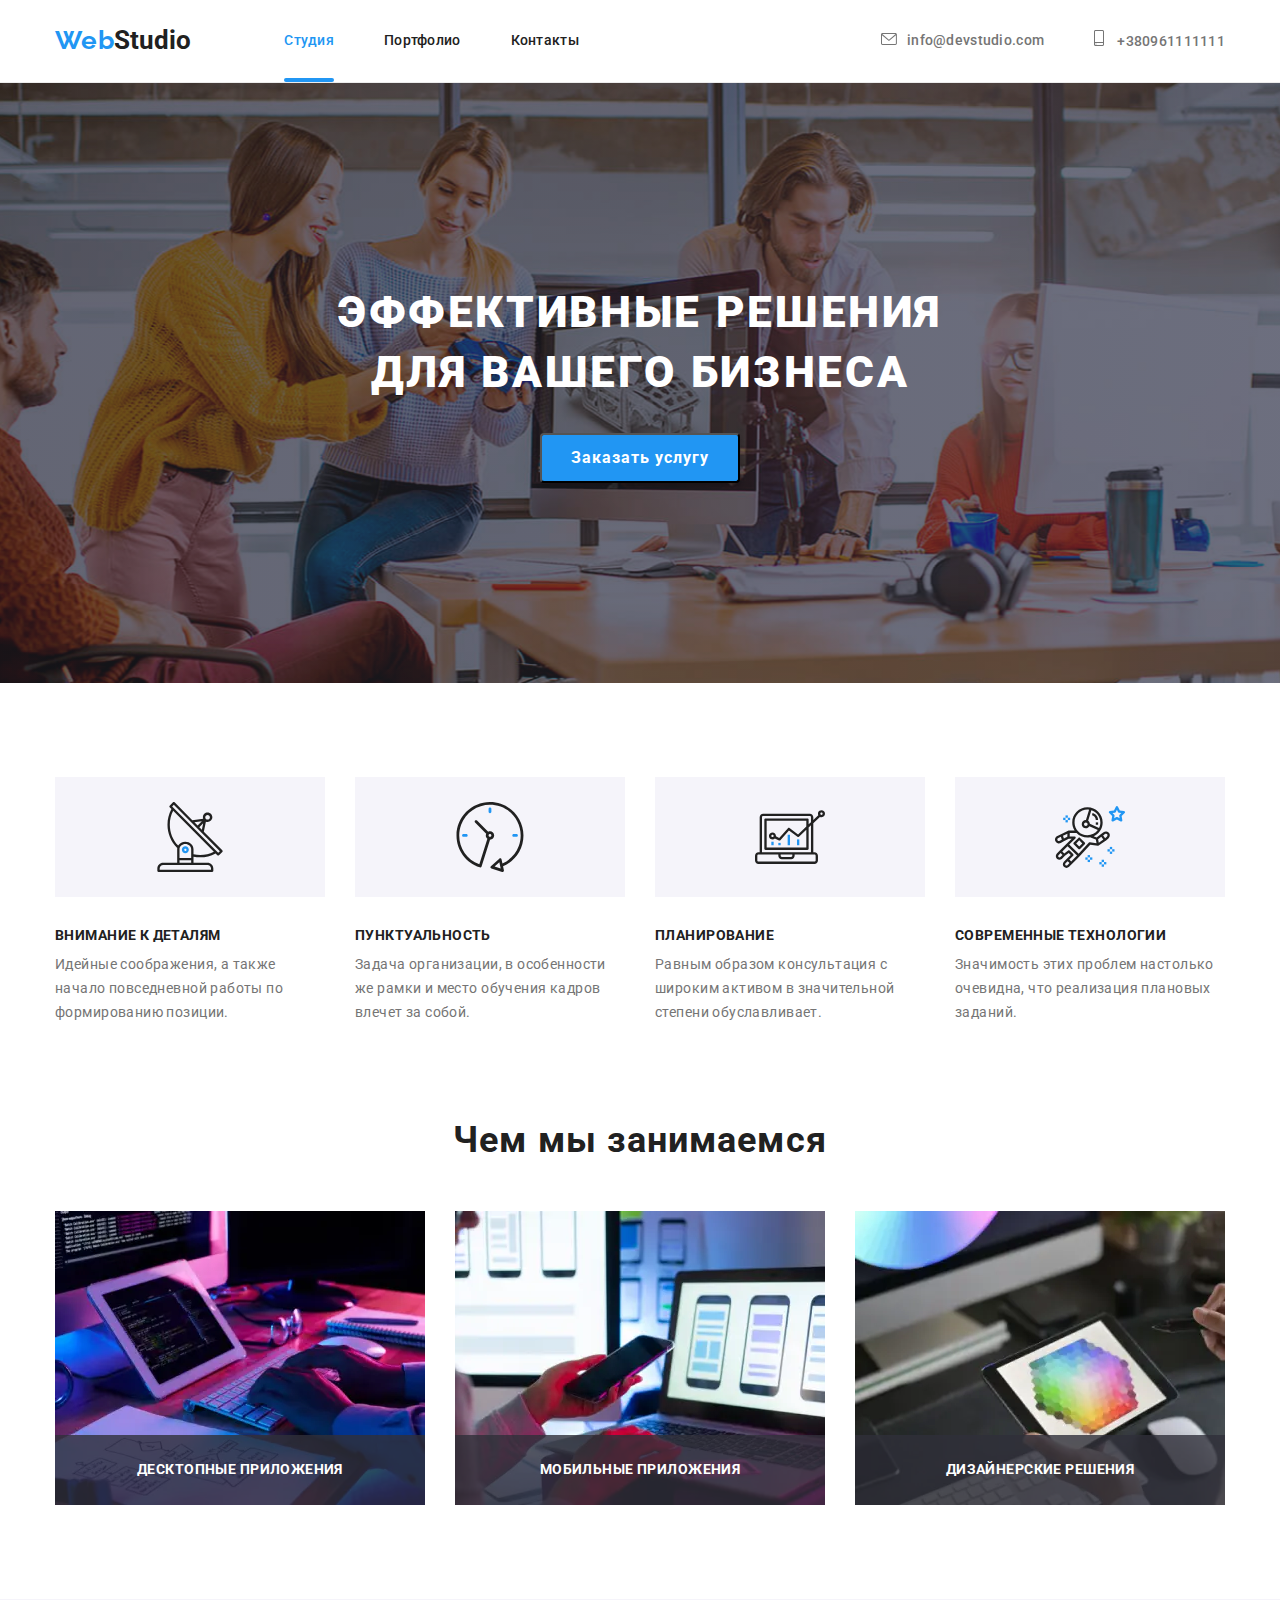
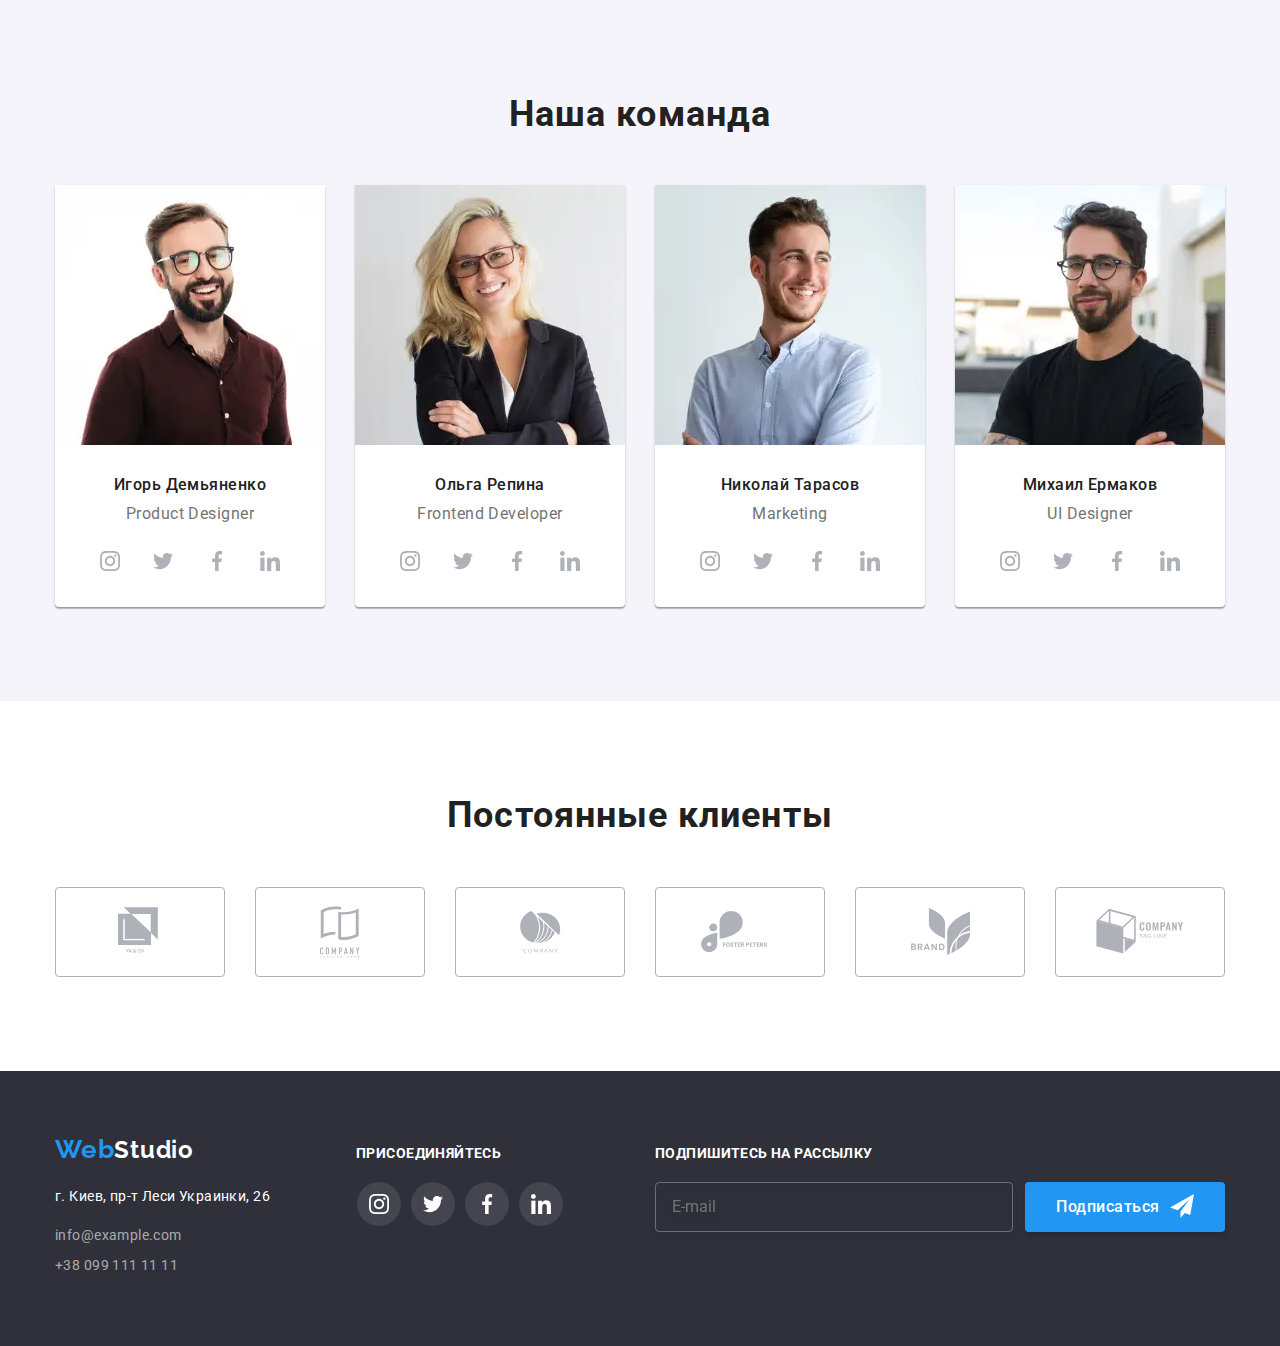
<file: index.html>
<!DOCTYPE html>
<html lang="ru">
<head>
    <meta charset="UTF-8">
    <meta name="viewport" content="width=device-width, initial-scale=1.0">
    <title>Студия</title>
    <link rel="stylesheet" type="text/css" href="css/normalize.css" />
    <link href="https://fonts.googleapis.com/css2?family=Raleway:wght@700&family=Roboto:wght@400;500;700;900&display=swap" rel="stylesheet">
    <link rel="stylesheet" href="https://cdnjs.cloudflare.com/ajax/libs/modern-normalize/1.0.0/modern-normalize.min.css">
    <link rel="stylesheet" type="text/css" href="css/main.min.css" />
</head>
<body>
    <!-- Шапка  -->
     <header class="header">
        <!-- <! навигация в шапке сайта -> -->
        <div class="container">
        <nav class="nav">
           
                <a class="logo" href=""><span class="web">Web</span>Studio</a>
                
                <ul class="site-nav">
                    <li class="item"><a class="link site-nav-studio active" href="https://aleksdu.github.io/goit-markup-hw-08/">Студия</a></li>
                    <li class="item"><a class="link site-nav-portfolio"
                            href="https://aleksdu.github.io/goit-markup-hw-08/portfolio">Портфолио</a></li>
                    <li class="item"><a class="link site-nav-contacts" href="">Контакты</a></li>
                </ul>
        </nav>
                <button type="button" class="burger-btn" data-menu-button="">
                    <svg class="burger-icon" height="40" width="40">
                        <use href="./images/sprite.svg#burger-icon"></use>
                    </svg>
                </button>
                
                <ul class="auth-nav">
                    
                    <li class="item">
                        <a class="link auth-nav-contacts-link" href="mailto:info@devstudio.com">
                            <svg class="icon-envelope-hover">
                                <use href="./images/sprite.svg#icon-envelope-hover">
                                </use></svg>info@devstudio.com</a></li>
                    <li class="item"><a class="link auth-nav-tel"
                         href="tel:+380961111111">
                        <svg class="icon-smartphone">
                            <use href="./images/sprite.svg#icon-smartphone">
                            </use>
                        </svg>
                         +380961111111</a>
                    </li>
                </ul>
            </div>
            <div class="mobile-menu" data-menu>
                <button type="button" class="mobile-close-btn" data-menu-close>
                    <svg class="mobile-close" height="40" width="40">
                        <use href="./images/sprite.svg#mobile-close"></use>
                    </svg>
                </button>
            
                <ul class="mobile-menu-nav">
                    <li class="mobile-menu-nav-item">
                        <a class="mobile-menu-link link" href="./index.html"> <span class="studio">Студия</span> </a>
                    </li>
                    <li class="mobile-menu-nav-item">
                        <a class="mobile-menu-link link" href="./portfolio.html">Портфолио</a>
                    </li>
                    <li class="mobile-menu-nav-item">
                        <a class="mobile-menu-link link" href="./">Контакты</a>
                    </li>
                </ul>
                <ul class="mobile-menu-contacts">
                    <li class="mobile-menu-contacts-tel">
                        <a class="mobile-menu-nav-tel" href="tel:+380961111111">+38 096 111 11 11</a>
                    </li>
                    <li class="mobile-menu-contacts-mail">
                        <a class="mobile-menu-nav-mail link" href="mailto:info@devstudio.com">info@devstudio.com</a>
                    </li>
                </ul>
                <ul class="mobile-menu-link">
                    <li class="mobile-menu-link-item">
                        <a href="#" class="mobile-menu-social-item">Instagram</a>
                    </li>
                    <li class="mobile-menu-link-item">
                        <a href="#" class="mobile-menu-social-item">Twitter</a>
                    </li>
                    <li class="mobile-menu-link-item">
                        <a href="#" class="mobile-menu-social-item">Facebook</a>
                    </li>
                    <li class="mobile-menu-link-item">
                        <a href="#" class="mobile-menu-social-item">LinkedIn</a>
                    </li>
                </ul>
            </div>
                
           
    </header> 
    <!-- Кнопка на заднем фоне -->
    <main>
        <section class="title section-padding">
            <div class="container">
                <h1 class="title-buton-title">Эффективные решения<br />
                    для вашего бизнеса</h1>
                <button class="title-buton-buton" type="button" data-modal-open>Заказать услугу</button>
        </div>
         </section>  
    <!-- Секция особенности -->
     <section class="features-items section-padding">
        <div class="container">
            <ul class="features">
                <li class="item">
                    <div class="features-wrapper">
                        <svg class="features__icon">
                            <use href="./images/sprite.svg#antenna">
                            </use>
                        </svg>
                    </div>
                    <h3 class="features-title">Внимание к деталям</h3>
                    <p class="features-text">Идейные соображения, а также 
                        начало повседневной работы по 
                        формированию позиции.</p>
                </li>
                <li class="item">
                    <div class="features-wrapper">
                        <svg class="features__icon">
                            <use href="./images/sprite.svg#clock">
                            </use>
                        </svg>
                    </div>
                    <h3 class="features-title">Пунктуальность</h3>
                    <p class="features-text">Задача организации, в особенности 
                        же рамки и место обучения кадров 
                        влечет за собой.</p>
                </li>
                <li class="item">
                    <div class="features-wrapper">
                        <svg class="features__icon">
                            <use href="./images/sprite.svg#diagram">
                            </use>
                        </svg>
                    </div>
                    <h3 class="features-title">Планирование</h3>
                    <p class="features-text">Равным образом консультация с
                        широким активом в значительной
                        степени обуславливает.</p>
                </li>
                <li class="item">
                    <div class="features-wrapper">
                        <svg class="features__icon">
                            <use href="./images/sprite.svg#astronaut">
                            </use>
                        </svg>
                    </div>
                    <h3 class="features-title">Современные технологии</h3>
                    <p class="features-text">Значимость этих проблем настолько
                        очевидна, что реализация плановых
                        заданий.</p>
                </li>
            </ul>
        </div>
    </section> 
    <!-- секция чем мы занимаемся -->
    
        
     <section class="images"> 
        <div class="container">
            <h2 class="title-2">Чем мы занимаемся</h2>
            <ul class="images-item">
                <li class="item">
                    <div class="images-image">
                        <picture>
                            <source srcset="./images/whatwwedo/1decktop.webp 1x, ./images/whatwwedo/1decktop@2x.webp 2x"
                                media="(min-width: 1200px)" type="image/webp">
                            <source srcset="./images/whatwwedo/1decktop.jpg 1x, ./images/whatwwedo/1decktop@2x.jpg 2x"
                                media="(min-width: 1200px)">
                            <img src="./images/whatwwedo/1decktop.jpg" alt="пишет код">
                        </picture>
                        <p class="images-overlay">Десктопные приложения</p>
                    </div>
                </li>
                <li class="item">
                    <div class="images-image">
                        <picture>
                            <source srcset="./images/whatwwedo/2decktop.webp 1x, ./images/whatwwedo/2decktop@2x.webp 2x"
                                media="(min-width: 1200px)" type="image/webp">
                            <source srcset="./images/whatwwedo/2decktop.jpg 1x, ./images/whatwwedo/2decktop@2x.jpg 2x"
                                media="(min-width: 1200px)">
                            <img src="./images/whatwwedo/2decktop.jpg" alt="пишет мобильный девайс">
                        </picture>
                        <p class="images-overlay">Мобильные приложения</p>
                    </div>
                </li>
                <li class="item">
                    <div class="images-image">
                        <picture>
                            <source srcset="./images/whatwwedo/3decktop.webp 1x, ./images/whatwwedo/3decktop@2x.webp 2x"
                                media="(min-width: 1200px)" type="image/webp">
                            <source srcset="./images/whatwwedo/3decktop.jpg 1x, ./images/whatwwedo/3decktop@2x.jpg 2x"
                                media="(min-width: 1200px)">
                            <img src="./images/whatwwedo/3decktop.jpg" alt="Дизайнерские решения">
                        </picture>
                        <p class="images-overlay">Дизайнерские решения</p>
                    </div>
                </li>
            </ul>
        </div>
    </section> 
    <!-- секция наша команда -->
    <section class="our-team section-padding">
        <div class="container">
            <h2 class="title-3">Наша команда</h2>
            <ul class="title-3-members">
                <li class="item">
                    <picture> 
                        <source 
                        srcset="./images/demyanenko/demyanenko-desktop.webp 1x, ./images/demyanenko/demyanenko-desktop@2x.webp 2x"
                            media="(min-width: 1200px)" type="image/webp">
                        <source
                        srcset="./images/demyanenko/demyanenko-desktop.jpg 1x, ./images/demyanenko/demyanenko-decktop@2x.jpg 2x" 
                        media="(min-width: 1200px)">
                        <source
                         srcset="./images/demyanenko/demyanenko-tablet.webp 1x, ./images/demyanenko/demyanenko-tablet@2x.webp 2x" 
                         media="(min-width: 768px)" type="image/webp">
                        <source
                         srcset="./images/demyanenko/demyanenko-tablet.jpg 1x, ./images/demyanenko/demyanenko-tablet@2x.jpg 2x" 
                        media="(min-width: 768px)" >
                        <img src="./images/demyanenko/demyanenko-mobile.jpg" alt="Игорь Демьяненко" >
                    </picture>
                    <h3 class="names">Игорь Демьяненко</h3>
                    <p class="work" lang="en">Product Designer</p>
                    <ul class="social-list">
                        <li class="social-list-item">
                            <a href="" class="social-list-link">
                                <svg class="social-list-icon">
                                    <use href="./images/sprite.svg#instagram"></use>
                                </svg>
                            </a>
                        </li>
                        <li class="social-list-item">
                            <a href="" class="social-list-link">
                                <svg class="social-list-icon">
                                    <use href="./images/sprite.svg#twitter"></use>
                                </svg>
                            </a>
                        </li>
                        <li class="social-list-item">
                            <a href="" class="social-list-link">
                                <svg class="social-list-icon">
                                    <use href="./images/sprite.svg#facebook"></use>
                                </svg>
                            </a>
                        </li>
                        <li class="social-list-item">
                            <a href="" class="social-list-link">
                                <svg class="social-list-icon">
                                    <use href="./images/sprite.svg#linkedin"></use>
                                </svg>
                            </a>
                        </li>
                    </ul>
                </li>
                <li class="item">
                    <picture>
                        <source srcset="./images/repina/repana-desktop.webp 1x, ./images/repina/repana-desktop@2x.webp 2x"
                            media="(min-width: 1200px)" type="image/webp">
                        <source srcset="./images/repina/repana-desktop.jpg 1x, ./images/repina/repana-decktop@2x.jpg 2x"
                            media="(min-width: 1200px)">
                        <source srcset="./images/repina/repina-tablet.webp 1x, ./images/repina/repina-tablet@2x.webp 2x"
                            media="(min-width: 768px)" type="image/webp">
                        <source srcset="./images/repina/repina-tablet.jpg 1x, ./images/repina/repina-tablet@2x.jpg 2x" 
                        media="(min-width: 768px)">
                        <img src="./images/repina/repina-mobile.jpg" alt="Ольга Репина">
                    </picture>
                    <h3 class="names">Ольга Репина</h3>
                    <p class="work" lang="en">Frontend Developer</p>
                    <ul class="social-list">
                        <li class="social-list-item">
                            <a href="" class="social-list-link">
                                <svg class="social-list-icon">
                                    <use href="./images/sprite.svg#instagram"></use>
                                </svg>
                            </a>
                        </li>
                        <li class="social-list-item">
                            <a href="" class="social-list-link">
                                <svg class="social-list-icon">
                                    <use href="./images/sprite.svg#twitter"></use>
                                </svg>
                            </a>
                        </li>
                        <li class="social-list-item">
                            <a href="" class="social-list-link">
                                <svg class="social-list-icon">
                                    <use href="./images/sprite.svg#facebook"></use>
                                </svg>
                            </a>
                        </li>
                        <li class="social-list-item">
                            <a href="" class="social-list-link">
                                <svg class="social-list-icon">
                                    <use href="./images/sprite.svg#linkedin"></use>
                                </svg>
                            </a>
                        </li>
                    </ul>
                </li>
                <li class="item">
                    <picture>
                        <source srcset="./images/tarasov/tarasov-desktop.webp 1x, ./images/tarasov/tarasov-desktop@2x.webp 2x"
                            media="(min-width: 1200px)" type="image/webp">
                        <source srcset="./images/tarasov/tarasov-desktop.jpg 1x, ./images/tarasov/tarasov-decktop@2x.jpg 2x"
                            media="(min-width: 1200px)">
                        <source srcset="./images/tarasov/tarasov-tablet.webp 1x, ./images/tarasov/tarasov-tablet@2x.webp 2x"
                         media="(min-width: 768px)" type="image/webp">
                        <source srcset="./images/tarasov/tarasov-tablet.jpg 1x, ./images/tarasov/tarasov-tablet@2x.jpg 2x"
                        media="(min-width: 768px)">
                        <img src="./images/tarasov/tarasov-mobile.jpg" alt="Николай Тарасов">
                    </picture>
                    <h3 class="names">Николай Тарасов</h3>
                    <p class="work" lang="en">Marketing</p>
                    <ul class="social-list">
                        <li class="social-list-item">
                            <a href="" class="social-list-link">
                                <svg class="social-list-icon">
                                    <use href="./images/sprite.svg#instagram"></use>
                                </svg>
                            </a>
                        </li>
                        <li class="social-list-item">
                            <a href="" class="social-list-link">
                                <svg class="social-list-icon">
                                    <use href="./images/sprite.svg#twitter"></use>
                                </svg>
                            </a>
                        </li>
                        <li class="social-list-item">
                            <a href="" class="social-list-link">
                                <svg class="social-list-icon">
                                    <use href="./images/sprite.svg#facebook"></use>
                                </svg>
                            </a>
                        </li>
                        <li class="social-list-item">
                            <a href="" class="social-list-link">
                                <svg class="social-list-icon">
                                    <use href="./images/sprite.svg#linkedin"></use>
                                </svg>
                            </a>
                        </li>
                    </ul>
                </li>
                <li class="item">
                    <picture>
                        <source srcset="./images/ermakov/ermakov-desktop.webp 1x, ./images/ermakov/ermakov-desktop@2x.webp 2x"
                            media="(min-width: 1200px)" type="image/webp">
                        <source srcset="./images/ermakov/ermakov-desktop.jpg 1x, ./images/ermakov/ermakov-decktop@2x.jpg 2x"
                            media="(min-width: 1200px)">
                        <source srcset="./images/ermakov/ermakov-tablet.webp 1x, ./images/ermakov/ermakov-tablet@2x.webp 2x" 
                        media="(min-width: 768px)" type="image/webp">
                        <source srcset="./images/ermakov/ermakov-tablet.jpg 1x, ./images/ermakov/ermakov-tablet@2x.jpg 2x" 
                        media="(min-width: 768px)">
                        <img src="./images/ermakov/ermakov-mobile.jpg" alt="Михаил Ермаков">
                    </picture>
                    <h3 class="names">Михаил Ермаков</h3>
                    <p class="work" lang="en">UI Designer</p>
                    <ul class="social-list">
                        <li class="social-list-item">
                            <a href="" class="social-list-link">
                                <svg class="social-list-icon">
                                    <use href="./images/sprite.svg#instagram"></use>
                                </svg>
                            </a>
                        </li>
                        <li class="social-list-item">
                            <a href="" class="social-list-link">
                                <svg class="social-list-icon">
                                    <use href="./images/sprite.svg#twitter"></use>
                                </svg>
                            </a>
                        </li>
                        <li class="social-list-item">
                            <a href="" class="social-list-link">
                                <svg class="social-list-icon">
                                    <use href="./images/sprite.svg#facebook"></use>
                                </svg>
                            </a>
                        </li>
                        <li class="social-list-item">
                            <a href="" class="social-list-link">
                                <svg class="social-list-icon">
                                    <use href="./images/sprite.svg#linkedin"></use>
                                </svg>
                            </a>
                        </li>
                    </ul>
                </li>
            </ul>
        </div>
    </section> 

    <!-- stabbil cliens -->

      <section class="clients section-padding">
        <div class="container">
        <h2 class="title-clients">Постоянные клиенты</h2>
            <ul class="clients-list">
                <li class="clients-item">
                    <a href="" class="clients-link">
                        <svg class="clients-icon">
                            <use href="./images/sprite.svg#logo-1"></use>
                        </svg>
                    </a>
                </li>
                <li class="clients-item">
                    <a href="" class="clients-link">
                        <svg class="clients-icon logo-2">
                            <use href="./images/sprite.svg#logo-2"></use>
                        </svg>
                    </a>
                </li>
                <li class="clients-item">
                    <a href="" class="clients-link">
                        <svg class="clients-icon logo-3">
                            <use href="./images/sprite.svg#logo-3"></use>
                        </svg>
                    </a>
                </li>
                <li class="clients-item">
                    <a href="" class="clients-link">
                        <svg class="clients-icon logo-4">
                            <use href="./images/sprite.svg#logo-4"></use>
                        </svg>
                    </a>
                </li>
                <li class="clients-item">
                    <a href="" class="clients-link">
                        <svg class="clients-icon logo-5">
                            <use href="./images/sprite.svg#logo-5"></use>
                        </svg>
                    </a>
                </li>
                <li class="clients-item">
                    <a href="" class="clients-link">
                        <svg class="clients-icon logo-6">
                            <use href="./images/sprite.svg#logo-6"></use>
                        </svg>
                    </a>
                </li>
            </ul>
            </div>
    </section>  
    </main>

    <!-- подвал страницы -->
    
    <footer class="footer">
        <div class="container">
            <div class="footer-wrap">
                <div class="separator">
                    <div class="log">
                        <a class="logo" href=""><span class="web">Web</span>Studio</a>
                        <address>
                            <div class="footer-address">г. Киев, пр-т Леси Украинки, 26</div>
                            <a class="footer-mail" href="mailto:info@example.com">info@example.com</a><br />
                            <a class="footer-tel" href="tel:+380991111111">+38 099 111 11 11</a>
                        </address>
                    </div>
                
                
                
                    <!-- social links -->
                    <div class="social-links">
                        <h3 class="call">присоединяйтесь</h3>
                        <ul class="social-list social-list-footer">
                            <li class="social-list-item">
                                <a href="" class="social-list-link">
                                    <svg class="social-list-icon">
                                        <use href="./images/sprite.svg#instagram"></use>
                                    </svg>
                                </a>
                            </li>
                            <li class="social-list-item">
                                <a href="" class="social-list-link">
                                    <svg class="social-list-icon">
                                        <use href="./images/sprite.svg#twitter"></use>
                                    </svg>
                                </a>
                            </li>
                            <li class="social-list-item">
                                <a href="" class="social-list-link">
                                    <svg class="social-list-icon">
                                        <use href="./images/sprite.svg#facebook"></use>
                                    </svg>
                                </a>
                            </li>
                            <li class="social-list-item">
                                <a href="" class="social-list-link">
                                    <svg class="social-list-icon">
                                        <use href="./images/sprite.svg#linkedin"></use>
                                    </svg>
                                </a>
                            </li>
                        </ul>
                    </div>
                </div>
                <form class="footer-subscribe">
                    <h3 class="call">Подпишитесь на рассылку</h3>
                    <ul class="footer-subscribe-list">
                        <li class="subscribe-list-item">
                            <input type="email" name="email" placeholder="E-mail" class="subscribe-email" />
                        </li>
                        <li class="subscribe-list-item">
                            <button type="submit" class="subscribe-button button">
                                Подписаться</button>
                        </li>
                    </ul>
                </form>
            </div> 
        </div>
    </footer> 

<!-- Modal btn -->

 <div class="backdrop is-hidden" data-modal>
    <div class="modal">
        <button type="button" class="modal-close-btn" data-modal-close>
            <svg class="modal-close-icon">
            <use href="./images/sprite.svg#close"></use></svg></button>
            <form action="#" class="modal-form">
                <h2 class="modal-head">Оставьте свои данные, мы вам перезвоним</h2>

                <label class="modal-form-input-label">Имя
                <span class="modal-form-input-wrapper">
                    <input type="text" name="user-name" class="modal-form-input">
                    <svg class="modal-form-icon">
                        <use href="./images/sprite.svg#person-black"></use></svg>
                </span>
                </label>
                
                <label class="modal-form-input-label">Телефон
                <span class="modal-form-input-wrapper">
                    <input type="tel" name="user-phone" class="modal-form-input">
                    <svg class="modal-form-icon">
                    <use href="./images/sprite.svg#phone-black"></use>
                </svg></span>
                </label>
            
                <label class="modal-form-input-label">Почта
                <span class="modal-form-input-wrapper">
                    <input type="email" name="user-mail" class="modal-form-input">
                    <svg class="modal-form-icon">
                        <use href="./images/sprite.svg#email-black"></use>
                    </svg>
                    </span>
                    </label>

                
                <label class="modal-form-input-label">
                    Комментарий
                    <textarea name="user-message" class="modal-form-message"
                     placeholder="Введите текст"></textarea>
                </label>
                

                <input type="checkbox" name="user-policy" id="policy-check" 
                class="modal-form-check-policy visually-hidden">
                <label for="policy-check" class="modal-form-label-policy">
                    Соглашаюсь с рассылкой и принимаю <a class="policy-check-link" href="#">Условия договора</a> </label>

                <button type="submit" class="modal-form-btn">Отправить</button>
            </form>
            </div>
</div> 

        <script src="./js/modal.js"></script>
        <script src="./js/mobile-menu.js"></script>
    </body>
</html>
</file>
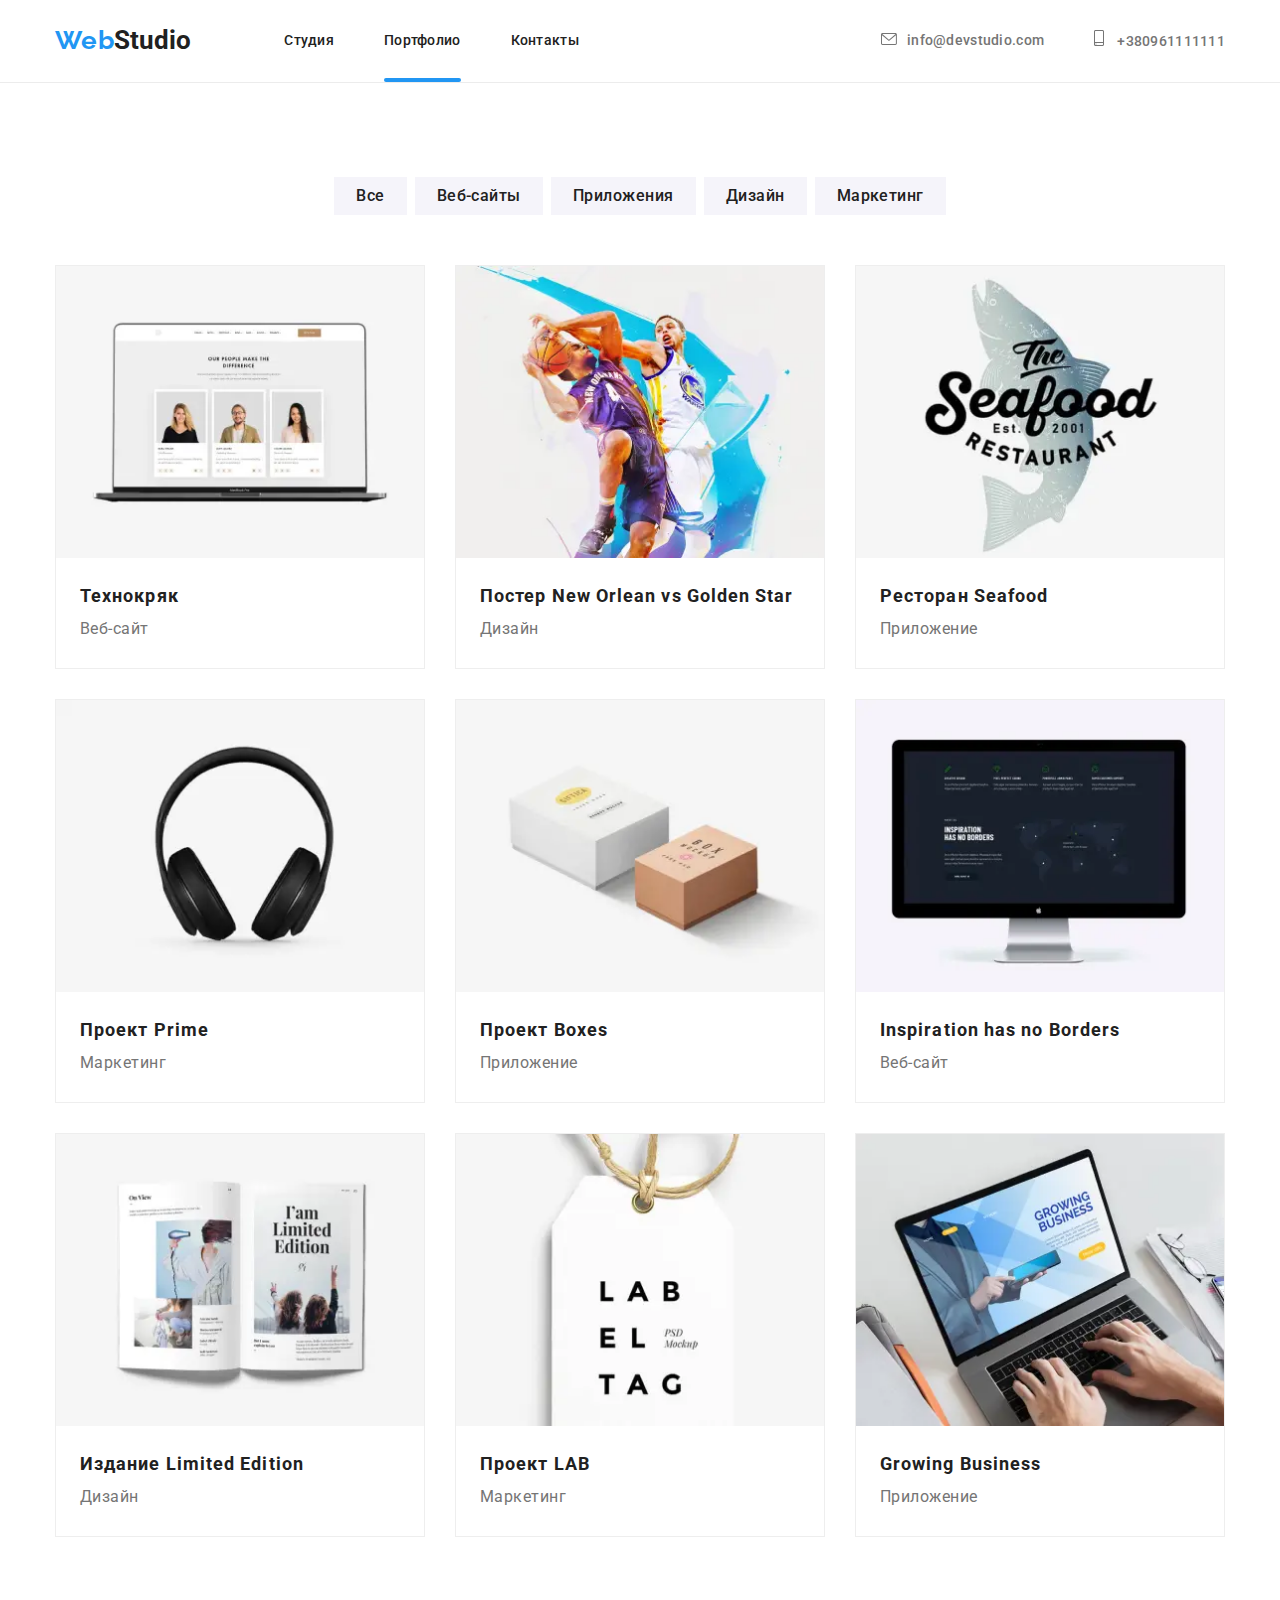
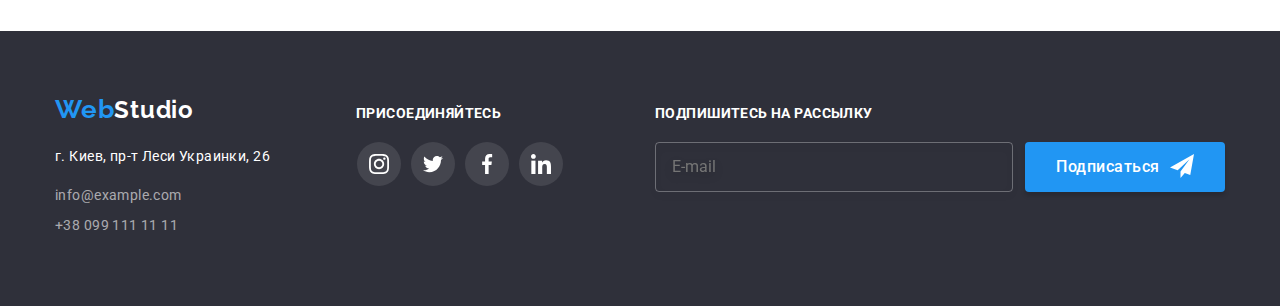
<file: portfolio.html>
<!DOCTYPE html>
<html lang="ru">
<head>
    <meta charset="UTF-8">
    <meta name="viewport" content="width=device-width, initial-scale=1.0">
    <title>Portfolio</title>
        <link rel="stylesheet" type="text/css" href="css/normalize.css" />
        <link href="https://fonts.googleapis.com/css2?family=Raleway:wght@700&family=Roboto:wght@400;500;700;900&display=swap"
        rel="stylesheet">
        <link rel="stylesheet" href="https://cdnjs.cloudflare.com/ajax/libs/modern-normalize/1.0.0/modern-normalize.min.css">
        <link rel="stylesheet" type="text/css" href="css/main.min.css" />
</head>
<body>
<!-- шапка -->
    <header class="header">
        <!-- <! навигация в шапке сайта -> -->
            <div class="container">
                <nav class="nav">
    
                    <a class="logo" href=""><span class="web">Web</span>Studio</a>
    
                    <ul class="site-nav">
                        <li class="item"><a class="link site-nav-studio"
                                href="https://aleksdu.github.io/goit-markup-hw-08/">Студия</a></li>
                        <li class="item"><a class="link site-nav-portfolio active"
                                href="https://aleksdu.github.io/goit-markup-hw-08/portfolio">Портфолио</a></li>
                        <li class="item"><a class="link site-nav-contacts" href="">Контакты</a></li>
                    </ul>
                </nav>
                <button type="button" class="burger-btn" data-menu-button="">
                    <svg class="burger-icon" height="40" width="40">
                        <use href="./images/sprite.svg#burger-icon"></use>
                    </svg>
                </button>
    
                <ul class="auth-nav">
    
                    <li class="item">
                        <a class="link auth-nav-contacts-link" href="mailto:info@devstudio.com">
                            <svg class="icon-envelope-hover">
                                <use href="./images/sprite.svg#icon-envelope-hover">
                                </use>
                            </svg>info@devstudio.com</a>
                    </li>
                    <li class="item"><a class="link auth-nav-tel" href="tel:+380961111111">
                            <svg class="icon-smartphone">
                                <use href="./images/sprite.svg#icon-smartphone">
                                </use>
                            </svg>
                            +380961111111</a>
                    </li>
                </ul>
            </div>
            <div class="mobile-menu" data-menu>
                <button type="button" class="mobile-close-btn" data-menu-close>
                    <svg class="mobile-close" height="40" width="40">
                        <use href="./images/sprite.svg#mobile-close"></use>
                    </svg>
                </button>
    
                <ul class="mobile-menu-nav">
                    <li class="mobile-menu-nav-item">
                        <a class="mobile-menu-link link" href="./index.html"> <span class="studio">Студия</span> </a>
                    </li>
                    <li class="mobile-menu-nav-item">
                        <a class="mobile-menu-link link" href="./portfolio.html">Портфолио</a>
                    </li>
                    <li class="mobile-menu-nav-item">
                        <a class="mobile-menu-link link" href="#">Контакты</a>
                    </li>
                </ul>
                <ul class="mobile-menu-contacts">
                    <li class="mobile-menu-contacts-tel">
                        <a class="mobile-menu-nav-tel" href="tel:+380961111111">+38 096 111 11 11</a>
                    </li>
                    <li class="mobile-menu-contacts-mail">
                        <a class="mobile-menu-nav-mail link" href="mailto:info@devstudio.com">info@devstudio.com</a>
                    </li>
                </ul>
                <ul class="mobile-menu-link">
                    <li class="mobile-menu-link-item">
                        <a href="#" class="mobile-menu-social-item">Instagram</a>
                    </li>
                    <li class="mobile-menu-link-item">
                        <a href="#" class="mobile-menu-social-item">Twitter</a>
                    </li>
                    <li class="mobile-menu-link-item">
                        <a href="#" class="mobile-menu-social-item">Facebook</a>
                    </li>
                    <li class="mobile-menu-link-item">
                        <a href="#" class="mobile-menu-social-item">LinkedIn</a>
                    </li>
                </ul>
            </div>  
    </header>
    <main>
        <!-- list-button -->
        <section class="section-buttons section-padding">   
           <div class="container">
            <ul class="list-button">
                <li class="item"><button class="button" type="button">Все</button></li>
                <li class="item"><button class="button" type="button">Веб-сайты</button></li>
                <li class="item"><button class="button" type="button">Приложения</button></li>
                <li class="item"><button class="button" type="button">Дизайн</button></li>
                <li class="item"><button class="button" type="button">Маркетинг</button></li>
            
            </ul>
            <!-- progects -->
            
            <ul class="progects">
                <li class="item">
                    <a href="#" class="transforms">
                        <div class="transform-item">
                            <picture>
                                <source srcset="./images/portfolio/desktop1.webp 1x, ./images/portfolio/desktop1@2x.webp 2x"
                                    media="(min-width: 1200px)" type="image/webp">
                                <source srcset="./images/portfolio/desktop1.jpg 1x, ./images/portfolio/desktop1@2x.jpg 2x"
                                    media="(min-width: 1200px)">
                                <source srcset="./images/portfolio/tablet1.webp 1x, ./images/portfolio/tablet1@2x.webp 2x"
                                    media="(min-width: 768px)" type="image/webp">
                                <source srcset="./images/portfolio/tablet1.jpg 1x, ./images/portfolio/tablet1@2x.jpg 2x"
                                    media="(min-width: 768px)">
                                <img src="./images/portfolio/mobile1.jpg" alt="3 фото людей">
                            </picture>
            
                            <p class="overlay">Технокряк это современная площадка распространения коронавируса. Компании используют
                                эту платформу для цифрового
                                шпионажа и атак на защищённые сервера конкурентов.</p>
                        </div>
                        <div class="progects-title-text">
                            <h2 class="progects-title">Технокряк</h2>
                            <p class="progects-text">Веб-сайт</p>
                        </div>
                    </a>
                </li>
                <li class="item ">
                    <a href="#" class="transforms">
                        <div class="transform-item">
                            <picture>
                                <source srcset="./images/portfolio/desktop2.webp 1x, ./images/portfolio/desktop2@2x.webp 2x"
                                    media="(min-width: 1200px)" type="image/webp">
                                <source srcset="./images/portfolio/desktop2.jpg 1x, ./images/portfolio/desktop2@2x.jpg 2x"
                                    media="(min-width: 1200px)">
                                <source srcset="./images/portfolio/tablet2.webp 1x, ./images/portfolio/tablet2@2x.webp 2x"
                                    media="(min-width: 768px)" type="image/webp">
                                <source srcset="./images/portfolio/tablet2.jpg 1x, ./images/portfolio/tablet2@2x.jpg 2x"
                                    media="(min-width: 768px)">
                                <img src="./images/portfolio/mobile2.jpg" alt="2 баскетболисты с мячом">
                            </picture>
                            <p class="overlay">Технокряк это современная площадка распространения коронавируса. Компании используют
                                эту платформу для цифрового
                                шпионажа и атак на защищённые сервера конкурентов.</p>
                        </div>
                        <div class="progects-title-text">
                            <h2 class="progects-title">Постер New Orlean vs Golden Star</h2>
                            <p class="progects-text">Дизайн</p>
                        </div>
                    </a>
                </li>
                <li class="item ">
                    <a href="#" class="transforms">
                        <div class="transform-item">
                            <picture>
                                <source srcset="./images/portfolio/desktop3.webp 1x, ./images/portfolio/desktop3@2x.webp 2x"
                                    media="(min-width: 1200px)" type="image/webp">
                                <source srcset="./images/portfolio/desktop3.jpg 1x, ./images/portfolio/desktop3@2x.jpg 2x"
                                    media="(min-width: 1200px)">
                                <source srcset="./images/portfolio/tablet3.webp 1x, ./images/portfolio/tablet3@2x.webp 2x"
                                    media="(min-width: 768px)" type="image/webp">
                                <source srcset="./images/portfolio/tablet3.jpg 1x, ./images/portfolio/tablet3@2x.jpg 2x"
                                    media="(min-width: 768px)">
                                <img src="./images/portfolio/mobile3.jpg" alt="емблема ресторана">
                            </picture>
                            <p class="overlay">Технокряк это современная площадка распространения коронавируса. Компании используют
                                эту платформу для цифрового
                                шпионажа и атак на защищённые сервера конкурентов.</p>
                        </div>
                        <div class="progects-title-text">
                            <h2 class="progects-title">Ресторан Seafood</h2>
                            <p class="progects-text">Приложение</p>
                        </div>
                    </a>
                </li>
                <li class="item ">
                    <a href="#" class="transforms">
                        <div class="transform-item">
                            <picture>
                                <source srcset="./images/portfolio/desktop4.webp 1x, ./images/portfolio/desktop4@2x.webp 2x"
                                    media="(min-width: 1200px)" type="image/webp">
                                <source srcset="./images/portfolio/desktop4.jpg 1x, ./images/portfolio/desktop4@2x.jpg 2x"
                                    media="(min-width: 1200px)">
                                <source srcset="./images/portfolio/tablet4.webp 1x, ./images/portfolio/tablet4@2x.webp 2x"
                                    media="(min-width: 768px)" type="image/webp">
                                <source srcset="./images/portfolio/tablet4.jpg 1x, ./images/portfolio/tablet4@2x.jpg 2x"
                                    media="(min-width: 768px)">
                                <img src="./images/portfolio/mobile4.jpg" alt="наушники">
                            </picture>
                            <p class="overlay">Технокряк это современная площадка распространения коронавируса. Компании используют
                                эту платформу для цифрового
                                шпионажа и атак на защищённые сервера конкурентов.</p>
                        </div>
                        <div class="progects-title-text">
                            <h2 class="progects-title">Проект Prime</h2>
                            <p class="progects-text">Маркетинг</p>
                        </div>
                    </a>
                </li>
                <li class="item "><a href="#" class="transforms">
                        <div class="transform-item">
                            <picture>
                                <source srcset="./images/portfolio/desktop5.webp 1x, ./images/portfolio/desktop5@2x.webp 2x"
                                    media="(min-width: 1200px)" type="image/webp">
                                <source srcset="./images/portfolio/desktop5.jpg 1x, ./images/portfolio/desktop5@2x.jpg 2x"
                                    media="(min-width: 1200px)">
                                <source srcset="./images/portfolio/tablet5.webp 1x, ./images/portfolio/tablet5@2x.webp 2x"
                                    media="(min-width: 768px)" type="image/webp">
                                <source srcset="./images/portfolio/tablet5.jpg 1x, ./images/portfolio/tablet5@2x.jpg 2x"
                                    media="(min-width: 768px)">
                                <img src="./images/portfolio/mobile5.jpg" alt="наушники">
                            </picture>
                            <p class="overlay">Технокряк это современная площадка распространения коронавируса. Компании используют
                                эту платформу для цифрового
                                шпионажа и атак на защищённые сервера конкурентов.</p>
                        </div>
                        <div class="progects-title-text">
                            <h2 class="progects-title">Проект Boxes</h2>
                            <p class="progects-text">Приложение</p>
                        </div>
                    </a></li>
            
                <li class="item ">
                    <a href="#" class="transforms">
                        <div class="transform-item">
                            <picture>
                                <source srcset="./images/portfolio/desktop6.webp 1x, ./images/portfolio/desktop6@2x.webp 2x"
                                    media="(min-width: 1200px)" type="image/webp">
                                <source srcset="./images/portfolio/desktop6.jpg 1x, ./images/portfolio/desktop6@2x.jpg 2x"
                                    media="(min-width: 1200px)">
                                <source srcset="./images/portfolio/tablet6.webp 1x, ./images/portfolio/tablet6@2x.webp 2x"
                                    media="(min-width: 768px)" type="image/webp">
                                <source srcset="./images/portfolio/tablet6.jpg 1x, ./images/portfolio/tablet6@2x.jpg 2x"
                                    media="(min-width: 768px)">
                                <img src="./images/portfolio/mobile6.jpg" alt="монитор">
                            </picture>
                            <p class="overlay">Технокряк это современная площадка распространения коронавируса. Компании используют
                                эту платформу для цифрового
                                шпионажа и атак на защищённые сервера конкурентов.</p>
                        </div>
                        <div class="progects-title-text">
                            <h2 class="progects-title">Inspiration has no Borders</h2>
                            <p class="progects-text">Веб-сайт</p>
                        </div>
                    </a>
                </li>
                <li class="item ">
                    <a href="#" class="transforms">
                        <div class="transform-item">
                            <picture>
                                <source srcset="./images/portfolio/desktop7.webp 1x, ./images/portfolio/desktop7@2x.webp 2x"
                                    media="(min-width: 1200px)" type="image/webp">
                                <source srcset="./images/portfolio/desktop7.jpg 1x, ./images/portfolio/desktop7@2x.jpg 2x"
                                    media="(min-width: 1200px)">
                                <source srcset="./images/portfolio/tablet7.webp 1x, ./images/portfolio/tablet7@2x.webp 2x"
                                    media="(min-width: 768px)" type="image/webp">
                                <source srcset="./images/portfolio/tablet7.jpg 1x, ./images/portfolio/tablet7@2x.jpg 2x"
                                    media="(min-width: 768px)">
                                <img src="./images/portfolio/mobile7.jpg" alt="розкрытая книга">
                            </picture>
                            <p class="overlay">Технокряк это современная площадка распространения коронавируса. Компании используют
                                эту платформу для цифрового
                                шпионажа и атак на защищённые сервера конкурентов.</p>
                        </div>
                        <div class="progects-title-text">
                            <h2 class="progects-title">Издание Limited Edition</h2>
                            <p class="progects-text">Дизайн</p>
                        </div>
                    </a>
                </li>
                <li class="item ">
                    <a href="#" class="transforms">
                        <div class="transform-item">
                            <picture>
                                <source srcset="./images/portfolio/desktop8.webp 1x, ./images/portfolio/desktop8@2x.webp 2x"
                                    media="(min-width: 1200px)" type="image/webp">
                                <source srcset="./images/portfolio/desktop8.jpg 1x, ./images/portfolio/desktop8@2x.jpg 2x"
                                    media="(min-width: 1200px)">
                                <source srcset="./images/portfolio/tablet8.webp 1x, ./images/portfolio/tablet8@2x.webp 2x"
                                    media="(min-width: 768px)" type="image/webp">
                                <source srcset="./images/portfolio/tablet8.jpg 1x, ./images/portfolio/tablet8@2x.jpg 2x"
                                    media="(min-width: 768px)">
                                <img src="./images/portfolio/mobile8.jpg" alt="лейба на шнурочке">
                            </picture>
                            <p class="overlay">Технокряк это современная площадка распространения коронавируса. Компании используют
                                эту платформу для цифрового
                                шпионажа и атак на защищённые сервера конкурентов.</p>
                        </div>
                        <div class="progects-title-text">
                            <h2 class="progects-title">Проект LAB</h2>
                            <p class="progects-text">Маркетинг</p>
                        </div>
                    </a>
                </li>
                <li class="item ">
                    <a href="#" class="transforms">
                        <div class="transform-item">
                            <picture>
                                <source srcset="./images/portfolio/desktop9.webp 1x, ./images/portfolio/desktop9@2x.webp 2x"
                                    media="(min-width: 1200px)" type="image/webp">
                                <source srcset="./images/portfolio/desktop9.jpg 1x, ./images/portfolio/desktop9@2x.jpg 2x"
                                    media="(min-width: 1200px)">
                                <source srcset="./images/portfolio/tablet9.webp 1x, ./images/portfolio/tablet9@2x.webp 2x"
                                    media="(min-width: 768px)" type="image/webp">
                                <source srcset="./images/portfolio/tablet9.jpg 1x, ./images/portfolio/tablet9@2x.jpg 2x"
                                    media="(min-width: 768px)">
                                <img src="./images/portfolio/mobile9.jpg" alt="печатает на клавиатуре">
                            </picture>
                            <p class="overlay">Технокряк это современная площадка распространения коронавируса. Компании используют
                                эту платформу для цифрового
                                шпионажа и атак на защищённые сервера конкурентов.</p>
                        </div>
                        <div class="progects-title-text">
                            <h2 class="progects-title">Growing Business</h2>
                            <p class="progects-text">Приложение</p>
                        </div>
                    </a>
                </li>
            </ul>
           </div>
              
        </section>
    </main>
    <!-- подвал страницы -->
    <footer class="footer">
        <div class="container">
            <div class="footer-wrap">
                <div class="separator">
                    <div class="log">
                        <a class="logo" href=""><span class="web">Web</span>Studio</a>
                        <address>
                            <div class="footer-address">г. Киев, пр-т Леси Украинки, 26</div>
                            <a class="footer-mail" href="mailto:info@example.com">info@example.com</a><br />
                            <a class="footer-tel" href="tel:+380991111111">+38 099 111 11 11</a>
                        </address>
                    </div>
    
    
    
                    <!-- social links -->
                    <div class="social-links">
                        <h3 class="call">присоединяйтесь</h3>
                        <ul class="social-list social-list-footer">
                            <li class="social-list-item">
                                <a href="" class="social-list-link">
                                    <svg class="social-list-icon">
                                        <use href="./images/sprite.svg#instagram"></use>
                                    </svg>
                                </a>
                            </li>
                            <li class="social-list-item">
                                <a href="" class="social-list-link">
                                    <svg class="social-list-icon">
                                        <use href="./images/sprite.svg#twitter"></use>
                                    </svg>
                                </a>
                            </li>
                            <li class="social-list-item">
                                <a href="" class="social-list-link">
                                    <svg class="social-list-icon">
                                        <use href="./images/sprite.svg#facebook"></use>
                                    </svg>
                                </a>
                            </li>
                            <li class="social-list-item">
                                <a href="" class="social-list-link">
                                    <svg class="social-list-icon">
                                        <use href="./images/sprite.svg#linkedin"></use>
                                    </svg>
                                </a>
                            </li>
                        </ul>
                    </div>
                </div>
                <form class="footer-subscribe">
                    <h3 class="call">Подпишитесь на рассылку</h3>
                    <ul class="footer-subscribe-list">
                        <li class="subscribe-list-item">
                            <input type="email" name="email" placeholder="E-mail" class="subscribe-email" />
                        </li>
                        <li class="subscribe-list-item">
                            <button type="submit" class="subscribe-button button">
                                Подписаться</button>
                        </li>
                    </ul>
                </form>
            </div>
        </div>
    </footer>
    <script src="./js/mobile-menu.js"></script>
    </body>
    
    </html>
</file>
<file: css/main.min.css>
:root{--prymary-text-color: #757575;--font-family: Roboto}.visually-hidden{position:absolute !important;clip:rect(1px 1px 1px 1px);clip:rect(1px, 1px, 1px, 1px);padding:0 !important;border:0 !important;height:1px !important;width:1px !important;overflow:hidden}a{text-decoration:none}li{list-style-type:none}body{font-family:Roboto, sans-serif;min-width:480px}h1,h2,h3,h4,h5,h6,p{margin:0}address{font-style:normal}.list{list-style:none}ul{margin:0;padding:0}image{display:block}img{display:block;max-width:100%;height:auto}.section-padding{padding-top:60px;padding-bottom:60px}@media screen and (min-width: 768px){.section-padding{padding-top:60px;padding-bottom:60px}}@media screen and (min-width: 1200px){.section-padding{padding-top:94px;padding-bottom:94px}}.container{width:100%;padding:0 15px}@media screen and (min-width: 320px){.container{width:480px;margin:0 auto}.title .container{width:360px;padding:0 0}}@media screen and (min-width: 768px){.container{width:768px}.title .container{display:flex;flex-direction:column;justify-content:center}}@media screen and (min-width: 1200px){.container{width:1200px}.title .container{width:694px}}.backdrop{position:fixed;top:0;left:0;width:100%;height:100%;background-color:rgba(0,0,0,0.2);transition:250ms cubic-bezier(0.4, 0, 0.2, 1)}.modal{position:absolute;left:50%;top:50%;transform:translate(-50%, -50%);width:90%;overflow:scroll;background:#FFFFFF;box-shadow:0px 1px 3px rgba(0,0,0,0.12),0px 1px 1px rgba(0,0,0,0.14),0px 2px 1px rgba(0,0,0,0.2);border-radius:4px;padding:40px}.modal-close-btn{position:absolute;top:8px;right:8px;background:transparent;border:1px solid rgba(0,0,0,0.1);border-radius:50%;cursor:pointer}.modal-form{display:flex;flex-direction:column}.modal-head{font-weight:700;font-size:20px;line-height:1.15;text-align:center;letter-spacing:0.03em;color:#212121}.modal-close-icon{width:10px;height:10px;fill:#000000}.modal-close-btn:hover .modal-close-icon{fill:#2196F3}.is-hidden{opacity:0;visibility:hidden;pointer-events:none}.modal-form-input{display:block;padding-left:42px;width:100%;height:40px;border:1px solid rgba(33,33,33,0.2);border-radius:4px;font-family:Roboto;font-style:normal;font-weight:normal;font-size:14px;line-height:1.143;letter-spacing:0.01em;transition:250ms cubic-bezier(0.4, 0, 0.2, 1);margin-top:4px;cursor:pointer}.modal-form-input:focus{outline:none;border-color:#2196F3}.modal-form-input-label{color:#757575;margin-top:10px;font-size:12px;line-height:1.17;letter-spacing:0.01em}.modal-form-input-wrapper{display:block;position:relative}.modal-form-icon{position:absolute;top:50%;left:12px;transform:translateY(-50%);width:18px;height:18px;transition:250ms cubic-bezier(0.4, 0, 0.2, 1)}.modal-form-input:focus+.modal-form-icon{fill:#2196F3}.modal-form-message{display:block;padding:12px 16px;width:100%;height:120px;border:1px solid rgba(33,33,33,0.2);border-radius:4px;resize:none;font-family:Roboto;font-style:normal;font-weight:normal;font-size:14px;line-height:1.143;letter-spacing:0.01em;margin-top:4px;margin-bottom:20px;transition:border-color 250ms cubic-bezier(0.4, 0, 0.2, 1);cursor:pointer}.modal-form-message:focus{outline:none;border-color:#2196F3}.modal-form-message::placeholder{color:rgba(117,117,117,0.5)}.modal-form-check-policy:checked+.modal-form-label-policy::before{background-image:url(../images/Vector_.png);background-repeat:no-repeat;background-position:50% 50%;outline:2px solid #2196f3}.modal-form-label-policy{color:#757575;display:flex;flex-wrap:wrap;align-items:center;font-size:14px;line-height:1.71;letter-spacing:0.03em;cursor:pointer;margin-bottom:30px;cursor:pointer}.modal-form-label-policy::before{display:inline-block;content:"";width:16px;height:15px;outline:2px solid #212121;margin:7px}.modal-form-check-policy:focus+.modal-form-label-policy::before{background-color:#2196f3}.modal-form-btn{min-width:200px;height:50px;justify-content:center;margin-left:auto;margin-right:auto;background-color:#2196F3;font-weight:bold;font-size:16px;line-height:1.875;display:flex;align-items:center;text-align:center;letter-spacing:0.06em;color:#FFFFFF;box-shadow:0px 4px 4px rgba(0,0,0,0.15);border-radius:4px;cursor:pointer;transition:250ms cubic-bezier(0.4, 0, 0.2, 1)}.modal-form-btn:focus{background:#188CE8;box-shadow:0px 4px 4px rgba(0,0,0,0.15)}.policy-check-link{color:#2196F3;text-decoration:underline}@media screen and (min-width: 1200px){.modal{width:528px;height:581px}}.list-button{display:flex;flex-wrap:wrap;align-content:flex-start;justify-content:flex-start;margin-bottom:25px}.list-button .item+.item{margin-left:8px;margin-bottom:15px}.button{padding:6px 22px;font-family:Roboto, sans-serif;font-weight:500;font-size:16px;line-height:1.625;align-content:center;align-self:center;text-align:center;letter-spacing:0.03em;color:#212121;background:#F5F4FA;border-radius:4px solid #fff;border:none;transition:250ms cubic-bezier(0.4, 0, 0.2, 1)}.button:hover,.button:focus,.button:active{color:#FFFFFF;background:#2196F3;box-shadow:0px 3px 1px rgba(0,0,0,0.1),0px 1px 2px rgba(0,0,0,0.08),0px 2px 2px rgba(0,0,0,0.12);border-radius:4px;transition:250ms cubic-bezier(0.4, 0, 0.2, 1)}.item:hover .button,.item:focus .button{background:#2196F3;color:#ffffff;box-shadow:0px 3px 1px rgba(0,0,0,0.1),0px 1px 2px rgba(0,0,0,0.08),0px 2px 2px rgba(0,0,0,0.12);border-radius:4px}@media screen and (min-width: 480px){.list-button .item+.item{margin-left:8px}}.subscribe-list-item:last-child{display:flex;flex-direction:column;justify-items:center;margin-left:auto;margin-right:auto}.subscribe-email{margin-bottom:20px;width:450px;height:50px;padding:15px 16px;background-color:transparent;color:rgba(255,255,255,0.6);border:1px solid rgba(255,255,255,0.3);filter:drop-shadow(0px 4px 4px rgba(0,0,0,0.15));border-radius:4px}.subscribe-button{width:200px;height:50px;display:flex;justify-content:center;align-items:center;background:#2196F3;box-shadow:0px 4px 4px rgba(0,0,0,0.15);border-radius:4px;color:#FFFFFF}.subscribe-button::after{content:url(../images/icon-send.svg);margin-left:10px;padding-top:6px}@media screen and (min-width: 768px){.footer-subscribe-list{display:flex;flex-direction:column;justify-items:center;justify-content:center;margin-left:auto;margin-right:auto}}@media screen and (min-width: 768px){.footer-subscribe-list{display:flex;flex-direction:row}.subscribe-email{width:358px}.subscribe-list-item{margin-right:12px}}.header{padding-top:16px;padding-bottom:16px;border-bottom:1px solid #ECECEC}.header .container{display:flex;align-items:center;justify-content:space-between}.header .logo{display:flex;font-weight:bold;font-size:26px;line-height:1.192;color:#212121;transition:250ms cubic-bezier(0.4, 0, 0.2, 1)}.web{font-family:Raleway;font-weight:700;font-size:26px;line-height:1.192;letter-spacing:0.03em;color:#2196f3;transition:250ms cubic-bezier(0.4, 0, 0.2, 1)}.logo:hover,.logo:focus{color:#2196f3}.logo:active{color:teal}.site-nav,.auth-nav{display:none}svg{fill:currentColor;height:40;width:40}@media screen and (max-width: 767px){.mobile-menu.is-open{opacity:1;visibility:visible;pointer-events:auto;z-index:1}.mobile-menu{position:fixed;display:flex;flex-direction:column;justify-content:space-between;overflow:auto;z-index:1000;top:0;left:0;background-color:#ffffff;width:100%;height:100%;max-height:796px;left:50%;transform:translateX(-50%);padding:48px 40px;opacity:0;visibility:hidden;pointer-events:none;transition-property:opacity, visibility, pointer-events;transition-duration:250ms;transition-timing-function:cubic-bezier(0.4, 0, 0.2, 1)}.burger-btn,.mobile-close-btn{background-color:transparent;border:none;padding:0}.mobile-close-btn{position:absolute;top:10px;right:15px}svg{height:18.67px;width:18.67 px}.mobile-menu-nav{display:flex;flex-direction:column}.mobile-menu-nav-item:not(:last-child){margin-bottom:32px}.mobile-menu-link{display:flex;font-weight:500;width:219px;height:48px;font-size:40px;line-height:1.18;letter-spacing:0.02em;color:#212121;text-decoration:none}.mobile-menu-contacts{display:flex;flex-direction:column}.mobile-menu-contacts-tel{margin-bottom:32px}.mobile-menu-nav-tel{width:296px;font-size:34px;line-height:40px;height:40px;letter-spacing:0.02em;color:#2196F3}.mobile-menu-nav-mail{font-size:24px;line-height:1.17;letter-spacing:0.02em;color:#757575}.mobile-menu-link-item:not(:last-child){margin-right:20px}.mobile-menu-social-item{width:59px;height:22px;font-weight:500;line-height:1.22;letter-spacing:0.02em;color:#2196F3;font-size:18px;font-style:normal}.mobile-menu-link-item:not(:last-child)::after{content:"";color:rgba(33,33,33,0.2);margin-left:10px;border:1px solid rgba(33,33,33,0.2);font-size:21px}}@media screen and (min-width: 768px){.header{padding-top:26x;padding-bottom:26px;border-bottom:1px solid #ECECEC}.header .container{display:flex;align-items:center;justify-content:space-between;flex-direction:row}.nav{display:flex;align-items:center}.burger-btn,.mobile-menu{display:none}.auth-nav{display:flex;flex-direction:column}.auth-nav-contacts-link{margin-bottom:10px;transition:color 250ms cubic-bezier(0.4, 0, 0.2, 1)}.auth-nav .link{color:#757575;font-weight:500;font-size:14px;line-height:1.14;letter-spacing:0.02em;text-decoration:none}.site-nav{display:flex;align-items:center;margin-left:93px}.header .auth-nav-contacts-link{transition:250ms cubic-bezier(0.4, 0, 0.2, 1);margin-left:auto}.auth-nav{display:flex;margin-left:auto}.site-nav{display:flex}.site-nav .item+.item{margin-left:50px;display:block}.site-nav-studio{font-weight:500;font-size:14px;line-height:1.142;letter-spacing:0.02em;color:#212121;position:relative;transition:250ms cubic-bezier(0.4, 0, 0.2, 1)}.site-nav-studio:hover,.site-nav-studio:focus{color:#2196f3}.site-nav-studio.active{color:#2196f3}.active::after{content:"";top:46px;left:0;width:100%;height:4px;position:absolute;display:block;background:#2196F3;border-radius:2px;transition:250ms cubic-bezier(0.4, 0, 0.2, 1)}.site-nav-portfolio,.site-nav-contacts{font-weight:500;font-size:14px;line-height:1.142;letter-spacing:0.02em;color:#212121;transition:250ms cubic-bezier(0.4, 0, 0.2, 1);position:relative}.site-nav-portfolio:hover,.site-nav-portfolio:focus,.site-nav-portfolio:active,.site-nav-contacts:hover,.site-nav-contacts:focus,.site-nav-contacts:active{color:#2196f3}.icon-envelope-hover{align-items:center;max-width:16px;height:12px;margin-right:10px;fill:var(--prymary-text-color);transition:color 250ms cubic-bezier(0.4, 0, 0.2, 1) 250ms}.auth-nav-contacts-link:hover .icon-envelope-hover,.auth-nav-contacts-link:focus .icon-envelope-hover{fill:#2196F3;transition:color 250ms cubic-bezier(0.4, 0, 0.2, 1) 250ms}.auth-nav-contacts-link:hover,.auth-nav-contacts-link:focus,.auth-nav-contacts-link:active{color:#2196f3}.auth-nav-tel{text-align:left;margin-left:0;font-weight:500;font-size:14px;line-height:1.142;letter-spacing:0.02em;color:var(--prymary-text-color);transition:250ms cubic-bezier(0.4, 0, 0.2, 1)}.auth-nav-tel:hover,.auth-nav-tel:focus,.auth-nav-tel:active{color:#2196f3}.auth-nav-tel:hover .icon-smartphone,.auth-nav-tel:focus .icon-smartphone{fill:#2196F3}.icon-smartphone{align-items:center;width:10px;height:16px;margin-right:10px;fill:var(--prymary-text-color);transition:250ms cubic-bezier(0.4, 0, 0.2, 1)}}@media screen and (min-width: 1200px){.header{justify-content:baseline;padding-top:24px;padding-top:25px}.auth-nav{flex-direction:row;display:flex;margin-left:auto;align-items:center}.auth-nav .item+.item{margin-left:50px}}.title{margin:0 auto;align-items:center;text-align:center;background-image:linear-gradient(to right, rgba(47,48,58,0.4), rgba(70,71,85,0.4)),url(../images/header/header-mobile.png);background-color:#2F303A;background-repeat:no-repeat;background-size:cover;background-position:center;padding-top:118px;padding-bottom:118px}@media screen and (min-device-pixel-ratio: 2) and (min-width: 320px), screen and (min-resolution: 192dpi) and (min-width: 320px), screen and (min-resolution: 2dppx) and (min-width: 320px){.title{background-image:linear-gradient(to right, rgba(47,48,58,0.4), rgba(70,71,85,0.4)),url("../images/header/header-mobile@2x.png")}}@media screen and (min-width: 768px){.title{background-image:linear-gradient(to right, rgba(47,48,58,0.4), rgba(70,71,85,0.4)),url("../images/header/header-tablet.png")}}@media screen and (min-device-pixel-ratio: 2) and (min-width: 768px), screen and (min-resolution: 192dpi) and (min-width: 768px), screen and (min-resolution: 2dppx) and (min-width: 768px){.title{background-image:linear-gradient(to right, rgba(47,48,58,0.4), rgba(70,71,85,0.4)),url("../images/header/header-tablet@2x.png")}}@media screen and (min-width: 1200px){.title{background-image:linear-gradient(to right, rgba(47,48,58,0.4), rgba(70,71,85,0.4)),url("../images/header/header-desktop.png")}}@media screen and (min-device-pixel-ratio: 2) and (min-width: 1200px), screen and (min-resolution: 192dpi) and (min-width: 1200px), screen and (min-resolution: 2dppx) and (min-width: 1200px){.title{background-image:url("../images/header/header-desktop@2x.png")}}.title-buton-title{font-weight:900;font-size:26px;line-height:1.62;text-align:center;letter-spacing:0.06em;text-transform:uppercase;margin-bottom:30px;color:#FFFFFF;margin:0 auto 30px}@media screen and (min-width: 768px){.title{display:flex}}@media screen and (min-width: 1200px){.title{padding:200px 0}.title-buton-title{font-size:44px;line-height:1.363}}.title-buton-buton{width:200px;height:50px;justify-content:center;margin-left:auto;margin-right:auto;background-color:#2196F3;font-weight:bold;font-size:16px;line-height:1.875;display:flex;align-items:center;text-align:center;letter-spacing:0.06em;color:#FFFFFF;box-shadow:0px 4px 4px rgba(0,0,0,0.15);border-radius:4px;transition:250ms cubic-bezier(0.4, 0, 0.2, 1)}.title-buton-buton:hover,.title-buton-buton:focus{color:#2196f3;background-color:#fff}.title-buton-buton:active,.title-buton-title:active{color:#2196F3;background-color:#fff}.features-wrapper{width:450px;height:120px;display:flex;justify-content:center;align-items:center;background:#F5F4FA;margin-bottom:30px}.features__icon{width:70px;height:70px}.features .item{width:450px;align-items:center}.features .item:not(:last-child){margin-bottom:30px}.features-title{text-align:center;margin-bottom:10px;font-weight:700;font-size:14px;line-height:1.142;letter-spacing:0.03em;text-transform:uppercase;color:#212121}.features-text{font-weight:normal;font-size:14px;line-height:1.714;letter-spacing:0.03em;color:var(--prymary-text-color)}@media screen and (min-width: 768px){.features{display:flex;flex-wrap:wrap;justify-content:space-between;margin:-15px}.features .item{width:354px;margin:15px}.features .item:not(:last-child){margin-bottom:15px}.features-title{text-align:left}.features-wrapper{width:354px;height:120px}}@media screen and (min-width: 1200px){.our-team{display:flex}.features{width:1200px}.features .item:not(:last-child){margin-bottom:0 px}.features .item{width:270px}.features-wrapper{width:270px}}.our-team{background:#F5F4FA}.title-3{margin-left:auto;margin-right:auto;margin-bottom:30px;font-weight:bold;font-size:28px;line-height:1.179;text-align:center;letter-spacing:0.03em;color:#212121}.names{font-weight:500;font-size:16px;line-height:1.187;text-align:center;letter-spacing:0.03em;color:#212121;padding-top:30px;padding-bottom:10px}.title-3-members .item{background:#FFFFFF;box-shadow:0px 1px 3px rgba(0,0,0,0.12),0px 1px 1px rgba(0,0,0,0.14),0px 2px 1px rgba(0,0,0,0.2);border-radius:0px 0px 4px 4px}.title-3-members .item picture{max-width:480px;min-width:320px;margin:0 auto;height:auto}.title-3-members>.item:not(:last-child){margin-bottom:30px}.work{padding-bottom:16px;font-weight:normal;font-size:16px;line-height:1.187;text-align:center;letter-spacing:0.03em;color:var(--prymary-text-color)}.social-list{width:204px;padding-bottom:24px;display:flex;justify-content:space-between;margin-left:auto;margin-right:auto}.social-list-icon{width:20px;height:20px;fill:#AFB1B8;transition:250ms cubic-bezier(0.4, 0, 0.2, 1)}.social-list-link{display:flex;justify-content:center;align-items:center;width:44px;height:44px;background-color:white;border-radius:50%;transition:250ms cubic-bezier(0.4, 0, 0.2, 1)}.social-list-link:hover .social-list-icon,.social-list-link:focus .social-list-icon{fill:#ffffff}.social-list-link:hover,.social-list-link:focus{background-color:#2196F3}@media screen and (min-width: 768px){.our-team .container{display:block}.title-3-members>.item:not(:last-child){margin-bottom:15px}.title-3-members{width:768px;display:flex;flex-wrap:wrap;justify-content:space-between;margin:-15px}.title-3-members .item{width:354px;margin:15px}}@media screen and (min-width: 1200px){.title-3-members{width:1200px;display:flex}.title-3-members .item{width:270px}.title-3{margin-bottom:50px;font-size:36px;line-height:1.167}}.clients{background-color:#FFFFFF}.title-clients{align-items:center;min-width:314px;height:33px;margin-bottom:30px;margin-left:auto;margin-right:auto;font-weight:bold;font-size:28px;line-height:1.179;text-align:center;letter-spacing:0.03em;color:#212121}.clients-list{display:flex;width:480px;flex-wrap:wrap;justify-content:space-between;margin:-15px}.clients-list .clients-item{width:210px;margin:15px}.clients-link{display:flex;justify-content:center;align-items:center;width:210px;height:90px;border:1px solid #AFB1B8;border-radius:4px;transition:250ms cubic-bezier(0.4, 0, 0.2, 1)}.clients-link:hover .clients-icon,.clients-link:focus .clients-icon{fill:#2196f3}.clients-link:hover{border-color:#2196F3}.clients-icon{width:44px;height:49px;fill:#AFB1B8}.logo-2{width:40px;height:52px}.logo-3{width:41px;height:42px}.logo-4{width:79px;height:42px}.logo-5{width:59px;height:47px}.logo-6{width:88px;height:45px}@media screen and (min-width: 768px){.container{display:block}.clients-list{width:768px}.clients-list .clients-item{width:226px}}@media screen and (min-width: 1200px){.clients .container{flex-wrap:wrap}.title-clients{min-width:390px;height:42px;margin-bottom:50px;font-size:36px;line-height:1.16}.clients-list{width:1200px}.clients-list .clients-item{width:170px}.clients-link{width:170px;height:90px}}.footer{padding-top:60px;padding-bottom:60px;display:block;background-color:#2F303A}.footer .log{display:block;margin-right:auto;margin-left:auto;font-family:Raleway;font-style:normal;font-weight:bold;font-size:24px;line-height:1.167;text-align:center;letter-spacing:0.03em;margin-bottom:60px}.footer .web{color:#2196F3}.footer .logo{color:#fff;transition:250ms cubic-bezier(0.4, 0, 0.2, 1)}.footer .logo:hover,.footer .logo:focus{color:#2196f3}.footer .logo:active{color:teal}.footer-address{font-family:Roboto;align-items:center;margin-left:auto;margin-right:auto;margin-top:20px;padding-bottom:8px;font-weight:normal;font-size:14px;line-height:1.714;letter-spacing:0.03em;color:#FFFFFF}.footer-mail{padding-bottom:8px;font-family:Roboto;font-weight:normal;font-size:14px;line-height:1.714;letter-spacing:0.03em;color:rgba(255,255,255,0.6);transition:250ms cubic-bezier(0.4, 0, 0.2, 1)}.footer-mail:hover,.footer-mail:focus,.footer-mail:active{color:#2196f3}.footer-tel{font-weight:normal;font-family:Roboto;font-size:14px;line-height:1.714;letter-spacing:0.03em;color:rgba(255,255,255,0.6);transition:250ms cubic-bezier(0.4, 0, 0.2, 1)}.footer-tel:focus,.footer-tel:hover{color:#2196f3}.social-links{width:206px;margin:0 auto}.call{margin-bottom:20px;text-align:center;font-weight:bold;font-size:14px;line-height:1.14;letter-spacing:0.03em;text-transform:uppercase;color:#FFFFFF}.social-list-footer{margin-bottom:60px;padding-bottom:0}.social-list-footer a{display:flex;justify-content:center;align-items:center;width:44px;height:44px;fill:#FFFFFF;background-color:rgba(255,255,255,0.1);border-radius:50%}.social-list-footer svg{fill:inherit}.social-list-footer>.social-list-item:not(:last-child){margin-right:10px}@media screen and (min-width: 768px){.footer .log{margin-right:165px}.footer-subscribe-list{flex-direction:column;align-items:center}.separator{display:flex;flex-direction:row;align-items:baseline}}@media screen and (min-width: 1200px){.footer-wrap{display:flex;align-items:baseline;justify-content:space-between;flex-direction:row}.footer{display:flex}.footer .footer-subscribe-list{flex-direction:row;align-items:baseline}.footer .web{font-weight:700;font-size:26px;line-height:1.192}.footer .log{margin-right:70px;text-align:left;margin-bottom:0}.footer .footer-address{width:231px;padding-bottom:9px}.footer .footer-mail{padding-bottom:9px}.footer .social-links{margin-right:93px}.footer .call{margin-bottom:20px;margin-top:15px;text-align-last:left}.footer .social-list-footer{margin-left:auto}}.progects-title{padding-bottom:4px;min-width:322px;height:36px;font-weight:700;font-size:18px;line-height:2;letter-spacing:0.06em;color:#212121}.progects-title-text{padding:20px 24px}.progects{margin-left:auto;margin-right:auto;display:flex;flex-direction:column}.progects .item{border:1px solid #EEEEEE;margin-bottom:15px;width:450px}.progects .item:hover,.progects .item:focus-within{box-shadow:0px 1px 1px rgba(0,0,0,0.12),0px 4px 4px rgba(0,0,0,0.06),1px 4px 6px rgba(0,0,0,0.16)}.transform-item{position:relative;overflow:hidden}.overlay{position:absolute;top:0;left:0;width:100%;height:100%;padding:63px 24px;background-color:rgba(33,150,243,0.9);font-size:18px;line-height:1.56;letter-spacing:0.03em;color:#FFFFFF;transform:translateY(100%);transition:transform 250ms cubic-bezier(0.4, 0, 0.2, 1)}.transforms:hover .overlay,.transforms:focus .overlay{transform:translateY(0)}.progects-text{font-weight:normal;font-size:16px;line-height:1.875;letter-spacing:0.03em;color:var(--prymary-text-color)}@media screen and (min-width: 768px){.list-button{display:flex;justify-content:center;align-items:flex-start;height:54px;margin-bottom:14px}.progects .item{margin:15px;width:354px;height:440px}.progects{display:flex;flex-wrap:wrap;margin:-15px;padding:0;flex-direction:row}}@media screen and (min-width: 1200px){.list-button{margin-bottom:34px}.progects{display:flex;flex-wrap:wrap;padding:0;flex-direction:row}.progects .item{width:370px;height:404px}.progects .item .item:not(:nth-child(3n)){margin-right:30px}.progects .item .item:nth-last-child(-n+7){margin-bottom:30px}}.images{padding-bottom:94px}.images .item:not(:last-child){margin-right:30px}.title-2{min-width:376px;margin-bottom:50px;font-weight:bold;font-size:36px;line-height:1.166;text-align:center;letter-spacing:0.03em;color:#212121}.images-image{position:relative}.images-image>.images-overlay{position:absolute;display:flex;justify-content:center;align-items:center;font-family:var(--font-family);font-style:normal;font-weight:bold;font-size:14px;line-height:1.14;letter-spacing:0.03em;text-transform:uppercase;color:#FFFFFF;bottom:0;left:0;width:100%;height:70px;background:rgba(47,48,58,0.8)}@media screen and (max-width: 1199px){.images{display:none}}@media screen and (min-width: 1200px){.images-item{display:flex;justify-content:space-between;align-items:center}.title-2{font-size:36px;line-height:1.167}}
/*# sourceMappingURL=main.min.css.map */
</file>
